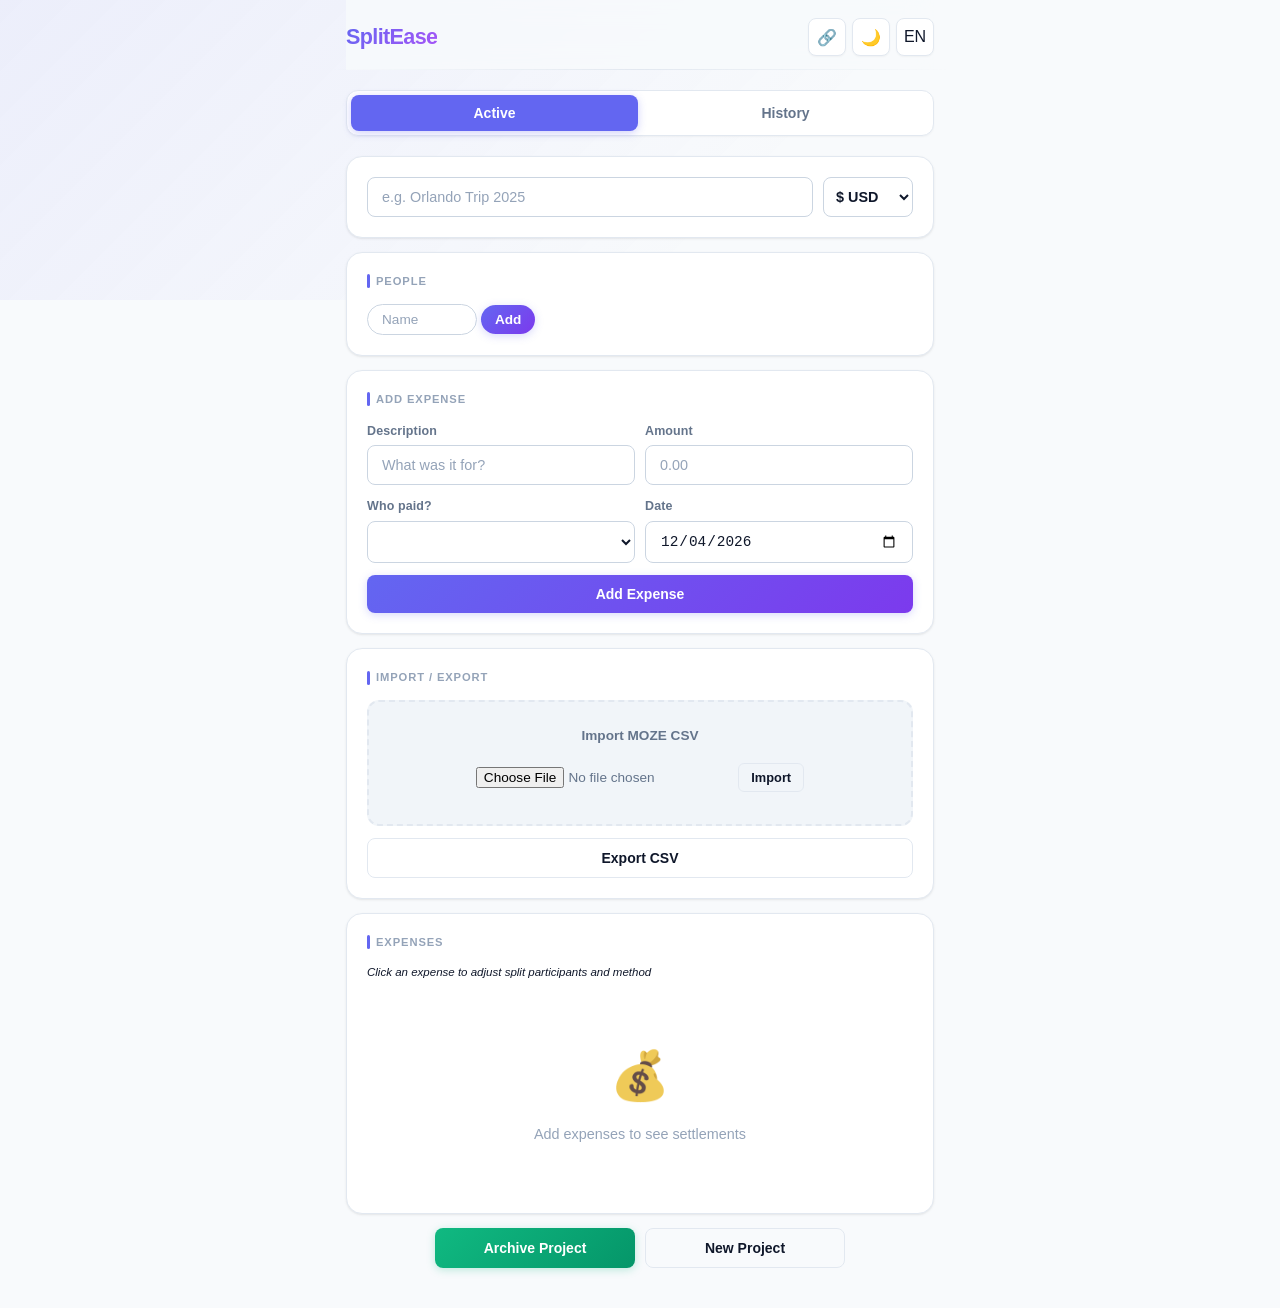
<file: static/index.html>
<!DOCTYPE html>
<html lang="en">
<head>
    <meta charset="UTF-8">
    <meta name="viewport" content="width=device-width, initial-scale=1.0, user-scalable=no">
    <title>SplitEase</title>
    <link rel="stylesheet" href="css/style.css">
    <link rel="icon" href="data:image/svg+xml,<svg xmlns='http://www.w3.org/2000/svg' viewBox='0 0 100 100'><text y='.9em' font-size='90'>💰</text></svg>">
</head>
<body>

<div id="toastContainer" class="toast-container"></div>

<div class="app-container">

    <!-- Header -->
    <header class="app-header">
        <span class="app-logo" data-i18n="appTitle">SplitEase</span>
        <div class="header-actions">
            <span id="syncBadge" class="sync-badge hidden">
                <span class="sync-dot"></span>
                Live
            </span>
            <button class="icon-button" onclick="startShare()" title="Share">&#128279;</button>
            <button class="icon-button" id="themeBtn" onclick="toggleTheme()">&#127769;</button>
            <button class="icon-button" id="langBtn" onclick="toggleLang(); render();">EN</button>
        </div>
    </header>

    <!-- Tabs -->
    <div class="tab-bar">
        <button class="tab-btn active" data-tab="active" onclick="switchTab('active')" data-i18n="tabActive">Active</button>
        <button class="tab-btn" data-tab="history" onclick="switchTab('history')" data-i18n="tabHistory">History</button>
    </div>

    <!-- ===== Active View ===== -->
    <div id="viewActive">

        <!-- Project Info -->
        <div class="card">
            <div class="project-header">
                <input type="text" id="projectName" data-i18n-ph="projectNamePh"
                       placeholder="e.g. Orlando Trip 2025"
                       oninput="onProjectNameChange(this.value)">
                <select id="currencySelect" class="currency-select" onchange="onCurrencyChange(this.value)">
                    <option value="¥">¥ CNY</option>
                    <option value="$">$ USD</option>
                    <option value="€">€ EUR</option>
                    <option value="£">£ GBP</option>
                    <option value="₩">₩ KRW</option>
                    <option value="JP¥">JP¥ JPY</option>
                </select>
            </div>
        </div>

        <!-- People -->
        <div class="card">
            <div class="card-title" data-i18n="people">People</div>
            <div id="peopleList" class="people-section">
                <!-- Rendered by JS -->
            </div>
        </div>

        <!-- Add Expense -->
        <div class="card">
            <div class="card-title" data-i18n="addExpense">Add Expense</div>
            <div class="add-expense-form">
                <div class="form-row">
                    <div class="form-group">
                        <label data-i18n="itemName">Description</label>
                        <input type="text" id="expenseName" data-i18n-ph="itemNamePh"
                               placeholder="What was it for?"
                               onkeydown="if(event.key==='Enter'){addExpense();event.preventDefault()}">
                    </div>
                    <div class="form-group">
                        <label data-i18n="amount">Amount</label>
                        <input type="number" id="expenseAmount" placeholder="0.00" step="0.01" min="0"
                               onkeydown="if(event.key==='Enter'){addExpense();event.preventDefault()}">
                    </div>
                </div>
                <div class="form-row">
                    <div class="form-group">
                        <label data-i18n="payer">Who paid?</label>
                        <select id="expensePayer">
                            <!-- Populated by JS -->
                        </select>
                    </div>
                    <div class="form-group">
                        <label data-i18n="date">Date</label>
                        <input type="date" id="expenseDate">
                    </div>
                </div>
                <button class="btn btn-primary btn-block" onclick="addExpense()" data-i18n="addExpense">Add Expense</button>
            </div>
        </div>

        <!-- Import / Export -->
        <div class="card">
            <div class="card-title" data-i18n="importExport">Import / Export</div>
            <div class="import-area">
                <div class="import-title" data-i18n="importCSV">Import MOZE CSV</div>
                <input type="file" id="csvFileInput" accept=".csv">
                <button class="btn btn-secondary btn-sm mt-8" onclick="handleCSVImport()" data-i18n="processCSV">Import</button>
            </div>
            <div style="display:flex;gap:8px;margin-top:12px">
                <button class="btn btn-outline btn-block" onclick="showExportMenu()" data-i18n="exportCSV">Export CSV</button>
            </div>
        </div>

        <!-- Expense List -->
        <div class="card">
            <div class="card-title" data-i18n="expenses">Expenses</div>
            <div class="card-hint" data-i18n="expenseHint">Click an expense to adjust split participants and method</div>
            <div id="expenseList" class="expense-list">
                <!-- Rendered by JS -->
            </div>
        </div>

        <!-- Summary -->
        <div id="summarySection" class="card summary-section hidden">
            <div class="card-title" data-i18n="summary">Summary</div>

            <div class="total-banner">
                <div class="total-label" data-i18n="totalCost">Total</div>
                <div id="totalAmount" class="total-amount">$0.00</div>
            </div>

            <div id="personSummaryGrid" class="person-summary-grid">
                <!-- Rendered by JS -->
            </div>

            <div class="settle-section">
                <div class="settle-title">
                    <span data-i18n="settlement">Settlement</span>
                    <button class="btn btn-sm btn-outline" onclick="copySettlement()" data-i18n="settleCopy">Copy</button>
                </div>
                <div id="settleList" class="settle-list">
                    <!-- Rendered by JS -->
                </div>
            </div>
        </div>

        <!-- Bottom Actions -->
        <div class="bottom-bar">
            <button class="btn btn-success" onclick="archiveProject()" data-i18n="archive">Archive Project</button>
            <button class="btn btn-outline" onclick="resetProject()" data-i18n="newProject">New Project</button>
        </div>

    </div>

    <!-- ===== History View ===== -->
    <div id="viewHistory" class="hidden">
        <div class="card">
            <div class="card-title" data-i18n="history">History</div>
            <div id="historyList" class="history-list">
                <!-- Rendered by JS -->
            </div>
            <button class="btn btn-outline mt-16" onclick="clearHistory()" style="color:var(--danger)"
                    data-i18n="clearHistory">Clear All</button>
        </div>
    </div>

</div>

<!-- ===== Edit Expense Modal ===== -->
<div id="editModal" class="modal-overlay" onclick="if(event.target===this)closeEditModal()">
    <div class="modal-content">
        <div class="modal-handle"></div>
        <div class="modal-title" data-i18n="editExpense">Edit Expense</div>
        <input type="hidden" id="editExpId">

        <div class="form-group mb-12">
            <label data-i18n="itemName">Description</label>
            <input type="text" id="editExpName">
        </div>

        <div class="form-row mb-12">
            <div class="form-group">
                <label data-i18n="amount">Amount</label>
                <input type="number" id="editExpAmount" step="0.01" min="0">
            </div>
            <div class="form-group">
                <label data-i18n="date">Date</label>
                <input type="date" id="editExpDate">
            </div>
        </div>

        <div class="form-group mb-12">
            <label data-i18n="payer">Who paid?</label>
            <div id="editExpPayer" class="payer-select">
                <!-- Rendered by JS -->
            </div>
        </div>

        <div class="modal-actions">
            <button class="btn btn-secondary" onclick="closeEditModal()" data-i18n="cancel">Cancel</button>
            <button class="btn btn-primary" onclick="saveEdit()" data-i18n="save">Save</button>
        </div>
    </div>
</div>

<!-- ===== Export Modal ===== -->
<div id="exportModal" class="modal-overlay" onclick="if(event.target===this)closeExportModal()">
    <div class="modal-content">
        <div class="modal-handle"></div>
        <div class="modal-title" data-i18n="exportCSV">Export CSV</div>
        <div id="exportPersonList">
            <!-- Rendered by JS -->
        </div>
        <button class="btn btn-secondary btn-block mt-16" onclick="closeExportModal()" data-i18n="cancel">Cancel</button>
    </div>
</div>

<!-- Scripts -->
<script src="js/i18n.js"></script>
<script src="js/settle.js"></script>
<script src="js/csv.js"></script>
<script src="js/app.js"></script>

<script>
    // Set today's date as default
    document.getElementById('expenseDate').valueAsDate = new Date();

    // Update lang button text
    const langObserver = new MutationObserver(() => {
        document.getElementById('langBtn').textContent = currentLang === 'en' ? 'EN' : '中';
        updatePayerOptions();
    });

    // Watch for language changes
    setInterval(() => {
        const btn = document.getElementById('langBtn');
        if (btn) btn.textContent = currentLang === 'en' ? 'EN' : '中';
    }, 500);
</script>

</body>
</html>
</file>
<file: static/css/style.css>
/* ===== CSS Variables ===== */
:root {
    --primary: #6366f1;
    --primary-hover: #4f46e5;
    --primary-light: #eef2ff;
    --primary-subtle: rgba(99,102,241,0.08);
    --primary-glow: rgba(99,102,241,0.15);
    --bg: #f8fafc;
    --bg-subtle: #f1f5f9;
    --card: #ffffff;
    --text: #0f172a;
    --text-secondary: #64748b;
    --text-tertiary: #94a3b8;
    --border: #e2e8f0;
    --border-light: #f1f5f9;
    --input-bg: #ffffff;
    --input-border: #cbd5e1;
    --success: #10b981;
    --success-light: #ecfdf5;
    --danger: #ef4444;
    --danger-light: #fef2f2;
    --warning: #f59e0b;
    --warning-light: #fffbeb;
    --shadow-xs: 0 1px 2px rgba(0,0,0,0.04);
    --shadow-sm: 0 1px 3px rgba(0,0,0,0.06), 0 1px 2px rgba(0,0,0,0.04);
    --shadow: 0 4px 6px -1px rgba(0,0,0,0.07), 0 2px 4px -2px rgba(0,0,0,0.05);
    --shadow-lg: 0 10px 15px -3px rgba(0,0,0,0.08), 0 4px 6px -4px rgba(0,0,0,0.04);
    --shadow-xl: 0 20px 25px -5px rgba(0,0,0,0.08), 0 8px 10px -6px rgba(0,0,0,0.04);
    --radius: 16px;
    --radius-sm: 12px;
    --radius-xs: 8px;
    --transition: 0.2s cubic-bezier(0.4, 0, 0.2, 1);
}

[data-theme="dark"] {
    --primary: #818cf8;
    --primary-hover: #a5b4fc;
    --primary-light: rgba(129,140,248,0.12);
    --primary-subtle: rgba(129,140,248,0.06);
    --primary-glow: rgba(129,140,248,0.2);
    --bg: #0c1222;
    --bg-subtle: #131c31;
    --card: #1a2332;
    --text: #f1f5f9;
    --text-secondary: #94a3b8;
    --text-tertiary: #64748b;
    --border: #1e3048;
    --border-light: #1e293b;
    --input-bg: #1e293b;
    --input-border: #334155;
    --success: #34d399;
    --success-light: rgba(52,211,153,0.1);
    --danger: #fb7185;
    --danger-light: rgba(251,113,133,0.1);
    --warning: #fbbf24;
    --warning-light: rgba(251,191,36,0.1);
    --shadow-xs: 0 1px 2px rgba(0,0,0,0.15);
    --shadow-sm: 0 1px 3px rgba(0,0,0,0.2);
    --shadow: 0 4px 6px rgba(0,0,0,0.25);
    --shadow-lg: 0 10px 15px rgba(0,0,0,0.3);
    --shadow-xl: 0 20px 25px rgba(0,0,0,0.35);
}

/* ===== Reset & Base ===== */
*, *::before, *::after { box-sizing: border-box; margin: 0; padding: 0; }

body {
    font-family: -apple-system, BlinkMacSystemFont, "SF Pro Display", "Inter", "Segoe UI", Roboto, sans-serif;
    background: var(--bg);
    color: var(--text);
    min-height: 100dvh;
    transition: background-color 0.3s, color 0.3s;
    -webkit-font-smoothing: antialiased;
    -moz-osx-font-smoothing: grayscale;
    line-height: 1.5;
}

/* Subtle background pattern */
body::before {
    content: '';
    position: fixed;
    top: 0;
    left: 0;
    right: 0;
    height: 300px;
    background: linear-gradient(135deg, var(--primary-subtle) 0%, transparent 60%);
    pointer-events: none;
    z-index: -1;
}

/* ===== Layout ===== */
.app-container {
    max-width: 620px;
    margin: 0 auto;
    padding: 0 16px 100px;
}

/* ===== Header ===== */
.app-header {
    display: flex;
    align-items: center;
    justify-content: space-between;
    padding: 18px 0 14px;
    position: sticky;
    top: 0;
    background: var(--bg);
    z-index: 100;
    margin-bottom: 20px;
}

/* Frosted glass effect for sticky header */
@supports (backdrop-filter: blur(12px)) {
    .app-header {
        background: color-mix(in srgb, var(--bg) 80%, transparent);
        backdrop-filter: blur(12px) saturate(180%);
        -webkit-backdrop-filter: blur(12px) saturate(180%);
    }
}

.app-header::after {
    content: '';
    position: absolute;
    bottom: 0;
    left: -16px;
    right: -16px;
    height: 1px;
    background: linear-gradient(90deg, transparent, var(--border), transparent);
}

.app-logo {
    font-size: 1.35rem;
    font-weight: 800;
    background: linear-gradient(135deg, var(--primary), #a855f7);
    -webkit-background-clip: text;
    -webkit-text-fill-color: transparent;
    background-clip: text;
    letter-spacing: -0.03em;
}

.header-actions {
    display: flex;
    gap: 6px;
    align-items: center;
}

.icon-button {
    width: 38px;
    height: 38px;
    border: 1px solid var(--border);
    background: var(--card);
    border-radius: var(--radius-xs);
    display: flex;
    align-items: center;
    justify-content: center;
    cursor: pointer;
    font-size: 1rem;
    color: var(--text);
    transition: all var(--transition);
    box-shadow: var(--shadow-xs);
}

.icon-button:hover {
    background: var(--primary-light);
    border-color: var(--primary);
    box-shadow: var(--shadow-sm);
    transform: translateY(-1px);
}

.icon-button:active { transform: scale(0.95) translateY(0); }

/* ===== Tabs ===== */
.tab-bar {
    display: flex;
    gap: 4px;
    background: var(--card);
    border-radius: var(--radius-sm);
    padding: 4px;
    border: 1px solid var(--border);
    margin-bottom: 20px;
    box-shadow: var(--shadow-xs);
}

.tab-btn {
    flex: 1;
    padding: 10px 16px;
    border: none;
    background: transparent;
    color: var(--text-secondary);
    font-size: 0.875rem;
    font-weight: 600;
    border-radius: var(--radius-xs);
    cursor: pointer;
    transition: all var(--transition);
    position: relative;
}

.tab-btn:hover:not(.active) {
    color: var(--text);
    background: var(--bg-subtle);
}

.tab-btn.active {
    background: var(--primary);
    color: white;
    box-shadow: 0 2px 8px rgba(99,102,241,0.3);
}

/* ===== Cards ===== */
.card {
    background: var(--card);
    border: 1px solid var(--border);
    border-radius: var(--radius);
    padding: 20px;
    margin-bottom: 14px;
    box-shadow: var(--shadow-sm);
    transition: box-shadow var(--transition);
}

.card:hover {
    box-shadow: var(--shadow);
}

.card-title {
    font-size: 0.7rem;
    font-weight: 700;
    color: var(--text-tertiary);
    text-transform: uppercase;
    letter-spacing: 0.08em;
    margin-bottom: 14px;
    display: flex;
    align-items: center;
    gap: 6px;
}

.card-hint {
    font-size: 0.72rem;
    color: var(--text-muted);
    margin-bottom: 10px;
    font-style: italic;
}

.card-title::before {
    content: '';
    width: 3px;
    height: 14px;
    background: var(--primary);
    border-radius: 100px;
}

/* ===== Project Header Card ===== */
.project-header {
    display: flex;
    gap: 10px;
    align-items: center;
}

.project-header input {
    flex: 1;
}

.currency-select {
    width: 90px;
    padding: 10px 8px;
    border: 1px solid var(--input-border);
    border-radius: var(--radius-xs);
    background: var(--input-bg);
    color: var(--text);
    font-size: 0.9rem;
    font-weight: 600;
    cursor: pointer;
    transition: all var(--transition);
}

.currency-select:hover { border-color: var(--primary); }

/* ===== Inputs ===== */
input[type="text"],
input[type="number"],
input[type="date"],
select {
    width: 100%;
    padding: 11px 14px;
    border: 1.5px solid var(--input-border);
    border-radius: var(--radius-xs);
    background: var(--input-bg);
    color: var(--text);
    font-size: 0.9rem;
    transition: all var(--transition);
    outline: none;
}

input:focus, select:focus {
    border-color: var(--primary);
    box-shadow: 0 0 0 3px var(--primary-glow);
}

input::placeholder { color: var(--text-tertiary); }

/* ===== Buttons ===== */
.btn {
    display: inline-flex;
    align-items: center;
    justify-content: center;
    gap: 6px;
    padding: 11px 18px;
    border: none;
    border-radius: var(--radius-xs);
    font-size: 0.875rem;
    font-weight: 600;
    cursor: pointer;
    transition: all var(--transition);
    white-space: nowrap;
    position: relative;
    overflow: hidden;
}

.btn:active { transform: scale(0.97); }

.btn-primary {
    background: linear-gradient(135deg, var(--primary), #7c3aed);
    color: white;
    box-shadow: 0 2px 8px rgba(99,102,241,0.25);
}
.btn-primary:hover {
    box-shadow: 0 4px 12px rgba(99,102,241,0.35);
    transform: translateY(-1px);
}

.btn-success {
    background: linear-gradient(135deg, var(--success), #059669);
    color: white;
    box-shadow: 0 2px 8px rgba(16,185,129,0.25);
}
.btn-success:hover {
    box-shadow: 0 4px 12px rgba(16,185,129,0.35);
    transform: translateY(-1px);
}

.btn-danger { background: var(--danger); color: white; }
.btn-secondary { background: var(--bg-subtle); color: var(--text); border: 1px solid var(--border); }

.btn-outline {
    background: transparent;
    border: 1.5px solid var(--border);
    color: var(--text);
}

.btn-outline:hover {
    background: var(--primary-light);
    border-color: var(--primary);
    color: var(--primary);
}

.btn-sm {
    padding: 6px 12px;
    font-size: 0.8rem;
    border-radius: 6px;
}

.btn-block { width: 100%; }

.btn-icon {
    width: 34px;
    height: 34px;
    padding: 0;
    border-radius: var(--radius-xs);
}

/* ===== People Tags ===== */
.people-section {
    display: flex;
    flex-wrap: wrap;
    gap: 8px;
    align-items: center;
}

.person-tag {
    display: inline-flex;
    align-items: center;
    gap: 6px;
    padding: 7px 14px;
    background: var(--primary-light);
    color: var(--primary);
    border-radius: 100px;
    font-size: 0.85rem;
    font-weight: 600;
    transition: all var(--transition);
    border: 1px solid transparent;
}

.person-tag:hover {
    border-color: var(--primary);
    box-shadow: 0 2px 8px var(--primary-glow);
}

.person-tag .remove-person {
    width: 20px;
    height: 20px;
    border-radius: 50%;
    border: none;
    background: rgba(99,102,241,0.15);
    color: var(--primary);
    cursor: pointer;
    display: flex;
    align-items: center;
    justify-content: center;
    font-size: 0.75rem;
    line-height: 1;
    transition: all var(--transition);
}

.person-tag .remove-person:hover {
    background: var(--danger);
    color: white;
}

[data-theme="dark"] .person-tag .remove-person {
    background: rgba(129,140,248,0.2);
}

.add-person-inline {
    display: inline-flex;
    align-items: center;
    gap: 4px;
}

.add-person-inline input {
    width: 110px;
    padding: 7px 14px;
    font-size: 0.85rem;
    border-radius: 100px;
    border-width: 1.5px;
}

.add-person-inline .btn {
    border-radius: 100px;
    padding: 7px 14px;
    font-size: 0.85rem;
}

/* ===== Expense List ===== */
.expense-list {
    display: flex;
    flex-direction: column;
    gap: 8px;
}

.expense-card {
    display: flex;
    align-items: center;
    gap: 12px;
    padding: 14px 16px;
    background: var(--card);
    border: 1px solid var(--border);
    border-radius: var(--radius-sm);
    cursor: pointer;
    transition: all var(--transition);
    position: relative;
}

.expense-card::before {
    content: '';
    position: absolute;
    left: 0;
    top: 12px;
    bottom: 12px;
    width: 3px;
    background: var(--primary);
    border-radius: 0 100px 100px 0;
    opacity: 0;
    transition: opacity var(--transition);
}

.expense-card:hover {
    border-color: var(--primary);
    box-shadow: var(--shadow);
    transform: translateY(-1px);
}

.expense-card:hover::before { opacity: 1; }

.expense-card.expanded {
    flex-direction: column;
    align-items: stretch;
    border-color: var(--primary);
    box-shadow: 0 4px 12px var(--primary-glow);
}

.expense-card.expanded::before { opacity: 1; }

.expense-main {
    display: flex;
    align-items: center;
    gap: 12px;
    width: 100%;
    min-width: 0;
    cursor: pointer;
}

.expense-info {
    flex: 1;
    min-width: 0;
}

.expense-name {
    font-weight: 600;
    font-size: 0.95rem;
    white-space: nowrap;
    overflow: hidden;
    text-overflow: ellipsis;
}

.expense-meta {
    font-size: 0.78rem;
    color: var(--text-secondary);
    margin-top: 3px;
    display: flex;
    gap: 6px;
    align-items: center;
}

.expense-meta span {
    display: inline-flex;
    align-items: center;
    gap: 3px;
}

.expense-meta span:not(:last-child)::after {
    content: '\00B7';
    margin-left: 3px;
    color: var(--text-tertiary);
}

.expense-amount {
    font-weight: 700;
    font-size: 1.1rem;
    font-variant-numeric: tabular-nums;
    white-space: nowrap;
    color: var(--text);
}

.expense-actions {
    display: flex;
    gap: 4px;
    opacity: 0.5;
    transition: opacity var(--transition);
}

.expense-card:hover .expense-actions,
.expense-card.expanded .expense-actions {
    opacity: 1;
}

/* Expand chevron */
.expand-chevron {
    font-size: 0.7rem;
    color: var(--text-muted);
    padding: 4px 2px;
    display: flex;
    align-items: center;
    transition: transform var(--transition);
}

.expense-card.expanded .expand-chevron {
    color: var(--primary);
}

/* Split badge */
.split-badge {
    background: var(--bg-subtle);
    padding: 1px 6px;
    border-radius: 8px;
    font-size: 0.7rem;
    font-weight: 500;
}

/* Expense Detail (expanded) */
.expense-detail {
    width: 100%;
    padding-top: 14px;
    border-top: 1px solid var(--border-light);
    display: none;
}

.expense-card.expanded .expense-detail {
    display: block;
}

.split-type-selector {
    display: flex;
    gap: 4px;
    margin-bottom: 14px;
    background: var(--bg-subtle);
    border-radius: var(--radius-xs);
    padding: 3px;
}

.split-type-btn {
    flex: 1;
    padding: 7px;
    border: none;
    background: transparent;
    color: var(--text-secondary);
    font-size: 0.8rem;
    border-radius: 6px;
    cursor: pointer;
    font-weight: 600;
    transition: all var(--transition);
}

.split-type-btn:hover:not(.active) {
    color: var(--text);
}

.split-type-btn.active {
    background: var(--primary);
    color: white;
    box-shadow: 0 1px 4px rgba(99,102,241,0.3);
}

.split-people-grid {
    display: grid;
    grid-template-columns: repeat(auto-fill, minmax(150px, 1fr));
    gap: 8px;
}

.split-person-item {
    display: flex;
    align-items: center;
    gap: 8px;
    padding: 10px;
    border: 1px solid var(--border);
    border-radius: var(--radius-xs);
    font-size: 0.85rem;
    transition: all var(--transition);
    background: var(--card);
}

.split-person-item:hover {
    border-color: var(--primary);
}

.split-person-item.excluded {
    opacity: 0.35;
    background: var(--bg-subtle);
}

.split-person-item input[type="checkbox"] {
    width: 18px;
    height: 18px;
    accent-color: var(--primary);
    cursor: pointer;
    border-radius: 4px;
}

.split-person-item input[type="number"] {
    width: 60px;
    padding: 5px 6px;
    font-size: 0.8rem;
    text-align: right;
    border-radius: 6px;
}

.split-person-item .person-label {
    flex: 1;
    min-width: 0;
    overflow: hidden;
    text-overflow: ellipsis;
    white-space: nowrap;
    font-weight: 500;
}

.split-person-item .split-value {
    font-weight: 700;
    font-variant-numeric: tabular-nums;
    color: var(--primary);
    font-size: 0.85rem;
}

/* ===== Add Expense Form ===== */
.add-expense-form {
    display: grid;
    gap: 12px;
}

.form-row {
    display: grid;
    grid-template-columns: 1fr 1fr;
    gap: 10px;
}

.form-row-3 {
    display: grid;
    grid-template-columns: 2fr 1fr auto;
    gap: 10px;
    align-items: end;
}

.form-group {
    display: flex;
    flex-direction: column;
    gap: 5px;
}

.form-group label {
    font-size: 0.78rem;
    font-weight: 600;
    color: var(--text-secondary);
    letter-spacing: 0.01em;
}

.payer-select {
    display: flex;
    flex-wrap: wrap;
    gap: 6px;
}

.payer-chip {
    padding: 7px 14px;
    border: 1.5px solid var(--border);
    border-radius: 100px;
    font-size: 0.8rem;
    font-weight: 600;
    cursor: pointer;
    background: transparent;
    color: var(--text);
    transition: all var(--transition);
}

.payer-chip:hover { border-color: var(--primary); color: var(--primary); }

.payer-chip.selected {
    background: linear-gradient(135deg, var(--primary), #7c3aed);
    color: white;
    border-color: transparent;
    box-shadow: 0 2px 8px rgba(99,102,241,0.25);
}

/* ===== Summary Section ===== */
.summary-section {
    margin-top: 0;
}

.total-banner {
    text-align: center;
    padding: 24px 16px;
    background: linear-gradient(135deg, var(--primary-light), rgba(168,85,247,0.08));
    border-radius: var(--radius-sm);
    margin-bottom: 18px;
    border: 1px solid var(--primary-glow);
}

[data-theme="dark"] .total-banner {
    background: linear-gradient(135deg, rgba(129,140,248,0.1), rgba(168,85,247,0.08));
}

.total-label {
    font-size: 0.7rem;
    color: var(--text-secondary);
    font-weight: 700;
    text-transform: uppercase;
    letter-spacing: 0.1em;
}

.total-amount {
    font-size: 2.2rem;
    font-weight: 800;
    background: linear-gradient(135deg, var(--primary), #a855f7);
    -webkit-background-clip: text;
    -webkit-text-fill-color: transparent;
    background-clip: text;
    font-variant-numeric: tabular-nums;
    margin-top: 6px;
    letter-spacing: -0.02em;
}

.person-summary-grid {
    display: grid;
    grid-template-columns: repeat(auto-fill, minmax(130px, 1fr));
    gap: 10px;
    margin-bottom: 20px;
}

.person-summary-card {
    text-align: center;
    padding: 16px 12px;
    background: var(--bg-subtle);
    border-radius: var(--radius-sm);
    border: 1px solid var(--border);
    transition: all var(--transition);
}

.person-summary-card:hover {
    border-color: var(--primary);
    box-shadow: var(--shadow-sm);
}

.person-summary-name {
    font-weight: 700;
    font-size: 0.9rem;
    margin-bottom: 8px;
    color: var(--text);
}

.person-summary-paid {
    font-size: 0.75rem;
    color: var(--text-secondary);
    line-height: 1.6;
}

.person-summary-owes {
    font-size: 1.15rem;
    font-weight: 800;
    font-variant-numeric: tabular-nums;
    margin-top: 8px;
    letter-spacing: -0.01em;
}

.person-summary-owes.positive { color: var(--success); }
.person-summary-owes.negative { color: var(--danger); }
.person-summary-owes.zero { color: var(--text-tertiary); }

/* ===== Settlement ===== */
.settle-section {
    margin-top: 20px;
    padding-top: 18px;
    border-top: 1px solid var(--border-light);
}

.settle-title {
    font-size: 0.7rem;
    font-weight: 700;
    color: var(--text-tertiary);
    text-transform: uppercase;
    letter-spacing: 0.08em;
    margin-bottom: 12px;
    display: flex;
    align-items: center;
    justify-content: space-between;
}

.settle-list {
    display: flex;
    flex-direction: column;
    gap: 8px;
}

.settle-item {
    display: flex;
    align-items: center;
    gap: 10px;
    padding: 14px 16px;
    background: var(--bg-subtle);
    border-radius: var(--radius-sm);
    border: 1px solid var(--border);
    transition: all var(--transition);
}

.settle-item:hover {
    border-color: var(--primary);
    box-shadow: var(--shadow-sm);
}

.settle-from {
    font-weight: 700;
    font-size: 0.9rem;
    color: var(--danger);
}

.settle-to {
    font-weight: 700;
    font-size: 0.9rem;
    color: var(--success);
}

.settle-arrow {
    color: var(--text-tertiary);
    font-size: 1.1rem;
    flex-shrink: 0;
}

.settle-amount {
    margin-left: auto;
    font-weight: 800;
    color: var(--primary);
    font-variant-numeric: tabular-nums;
    font-size: 1rem;
}

.settle-empty {
    text-align: center;
    padding: 24px;
    color: var(--text-tertiary);
    font-size: 0.9rem;
}

/* ===== Import Area ===== */
.import-area {
    border: 2px dashed var(--border);
    border-radius: var(--radius-sm);
    padding: 24px 20px;
    text-align: center;
    background: var(--bg-subtle);
    transition: all var(--transition);
}

.import-area:hover {
    border-color: var(--primary);
    background: var(--primary-light);
}

.import-area input[type="file"] {
    margin: 12px 0;
    font-size: 0.85rem;
    color: var(--text-secondary);
}

.import-title {
    font-size: 0.85rem;
    color: var(--text-secondary);
    margin-bottom: 8px;
    font-weight: 600;
}

/* ===== History ===== */
.history-list {
    display: flex;
    flex-direction: column;
    gap: 10px;
}

.history-item {
    display: flex;
    justify-content: space-between;
    align-items: center;
    padding: 16px 18px;
    background: var(--card);
    border: 1px solid var(--border);
    border-radius: var(--radius-sm);
    transition: all var(--transition);
}

.history-item:hover {
    border-color: var(--primary);
    box-shadow: var(--shadow);
}

.history-info h3 {
    font-size: 1rem;
    font-weight: 700;
}

.history-meta {
    font-size: 0.78rem;
    color: var(--text-secondary);
    margin-top: 4px;
}

.history-amount {
    font-weight: 800;
    font-size: 1.1rem;
    color: var(--primary);
    font-variant-numeric: tabular-nums;
}

/* ===== Modal ===== */
.modal-overlay {
    position: fixed;
    top: 0;
    left: 0;
    width: 100%;
    height: 100%;
    background: rgba(0,0,0,0.4);
    backdrop-filter: blur(8px);
    -webkit-backdrop-filter: blur(8px);
    display: flex;
    align-items: flex-end;
    justify-content: center;
    z-index: 1000;
    opacity: 0;
    pointer-events: none;
    transition: opacity 0.25s;
}

.modal-overlay.active {
    opacity: 1;
    pointer-events: auto;
}

.modal-content {
    background: var(--card);
    border-radius: var(--radius) var(--radius) 0 0;
    padding: 8px 24px 28px;
    width: 100%;
    max-width: 640px;
    max-height: 85dvh;
    overflow-y: auto;
    transform: translateY(100%);
    transition: transform 0.35s cubic-bezier(0.32, 0.72, 0, 1);
    box-shadow: var(--shadow-xl);
}

.modal-overlay.active .modal-content {
    transform: translateY(0);
}

.modal-handle {
    width: 36px;
    height: 4px;
    background: var(--border);
    border-radius: 100px;
    margin: 8px auto 20px;
}

.modal-title {
    font-size: 1.15rem;
    font-weight: 700;
    margin-bottom: 20px;
    letter-spacing: -0.01em;
}

.modal-actions {
    display: flex;
    gap: 10px;
    margin-top: 20px;
}

.modal-actions .btn { flex: 1; }

/* ===== Toast ===== */
.toast-container {
    position: fixed;
    top: 20px;
    left: 50%;
    transform: translateX(-50%);
    z-index: 2000;
    display: flex;
    flex-direction: column;
    gap: 8px;
    pointer-events: none;
}

.toast {
    padding: 12px 20px;
    background: var(--card);
    border: 1px solid var(--border);
    border-radius: var(--radius-xs);
    box-shadow: var(--shadow-xl);
    font-size: 0.875rem;
    font-weight: 600;
    animation: toastIn 0.35s cubic-bezier(0.32, 0.72, 0, 1), toastOut 0.3s ease-in 2.5s forwards;
    white-space: nowrap;
    pointer-events: auto;
}

.toast.success { border-left: 4px solid var(--success); background: var(--success-light); }
.toast.error { border-left: 4px solid var(--danger); background: var(--danger-light); }
.toast.info { border-left: 4px solid var(--primary); background: var(--primary-light); }

@keyframes toastIn {
    from { opacity: 0; transform: translateY(-16px) scale(0.95); }
    to { opacity: 1; transform: translateY(0) scale(1); }
}

@keyframes toastOut {
    from { opacity: 1; transform: scale(1); }
    to { opacity: 0; transform: scale(0.95); }
}

/* ===== Sync Status ===== */
.sync-badge {
    display: inline-flex;
    align-items: center;
    gap: 5px;
    padding: 5px 12px;
    font-size: 0.72rem;
    font-weight: 700;
    border-radius: 100px;
    background: var(--success-light);
    color: var(--success);
    letter-spacing: 0.02em;
    text-transform: uppercase;
}

.sync-dot {
    width: 6px;
    height: 6px;
    border-radius: 50%;
    background: var(--success);
    animation: pulse 2s ease-in-out infinite;
}

@keyframes pulse {
    0%, 100% { opacity: 0.4; transform: scale(0.9); }
    50% { opacity: 1; transform: scale(1.1); }
}

/* ===== Bottom Bar ===== */
.bottom-bar {
    position: fixed;
    bottom: 0;
    left: 0;
    right: 0;
    background: var(--card);
    border-top: 1px solid var(--border);
    padding: 12px 16px;
    padding-bottom: max(12px, env(safe-area-inset-bottom));
    display: flex;
    gap: 10px;
    justify-content: center;
    z-index: 50;
    box-shadow: 0 -4px 16px rgba(0,0,0,0.06);
}

@supports (backdrop-filter: blur(12px)) {
    .bottom-bar {
        background: color-mix(in srgb, var(--card) 85%, transparent);
        backdrop-filter: blur(12px) saturate(180%);
        -webkit-backdrop-filter: blur(12px) saturate(180%);
    }
}

.bottom-bar .btn { flex: 1; max-width: 200px; }

/* ===== Empty State ===== */
.empty-state {
    text-align: center;
    padding: 48px 20px;
    color: var(--text-tertiary);
}

.empty-state-icon {
    font-size: 3rem;
    margin-bottom: 12px;
    filter: grayscale(0.3);
}

.empty-state-text {
    font-size: 0.9rem;
    font-weight: 500;
}

/* ===== Utilities ===== */
.hidden { display: none !important; }
.text-center { text-align: center; }
.text-sm { font-size: 0.85rem; }
.text-xs { font-size: 0.75rem; }
.mt-8 { margin-top: 8px; }
.mt-12 { margin-top: 12px; }
.mt-16 { margin-top: 16px; }
.mb-8 { margin-bottom: 8px; }
.mb-12 { margin-bottom: 12px; }
.gap-8 { gap: 8px; }
.flex { display: flex; }
.flex-wrap { flex-wrap: wrap; }
.items-center { align-items: center; }
.justify-between { justify-content: space-between; }

/* ===== Scrollbar ===== */
::-webkit-scrollbar { width: 6px; }
::-webkit-scrollbar-track { background: transparent; }
::-webkit-scrollbar-thumb {
    background: var(--border);
    border-radius: 100px;
}
::-webkit-scrollbar-thumb:hover { background: var(--text-tertiary); }

/* ===== Selection ===== */
::selection {
    background: var(--primary-glow);
    color: var(--text);
}

/* ===== Desktop Enhancements ===== */
@media (min-width: 768px) {
    .app-container {
        padding-bottom: 40px;
    }

    .bottom-bar {
        position: static;
        background: transparent;
        border: none;
        padding: 0;
        box-shadow: none;
        margin-top: 14px;
        backdrop-filter: none;
    }

    .modal-overlay {
        align-items: center;
    }

    .modal-content {
        border-radius: var(--radius);
        max-width: 480px;
        box-shadow: var(--shadow-xl);
    }

    .form-row-3 {
        grid-template-columns: 2fr 1fr 1fr auto;
    }
}
</file>
